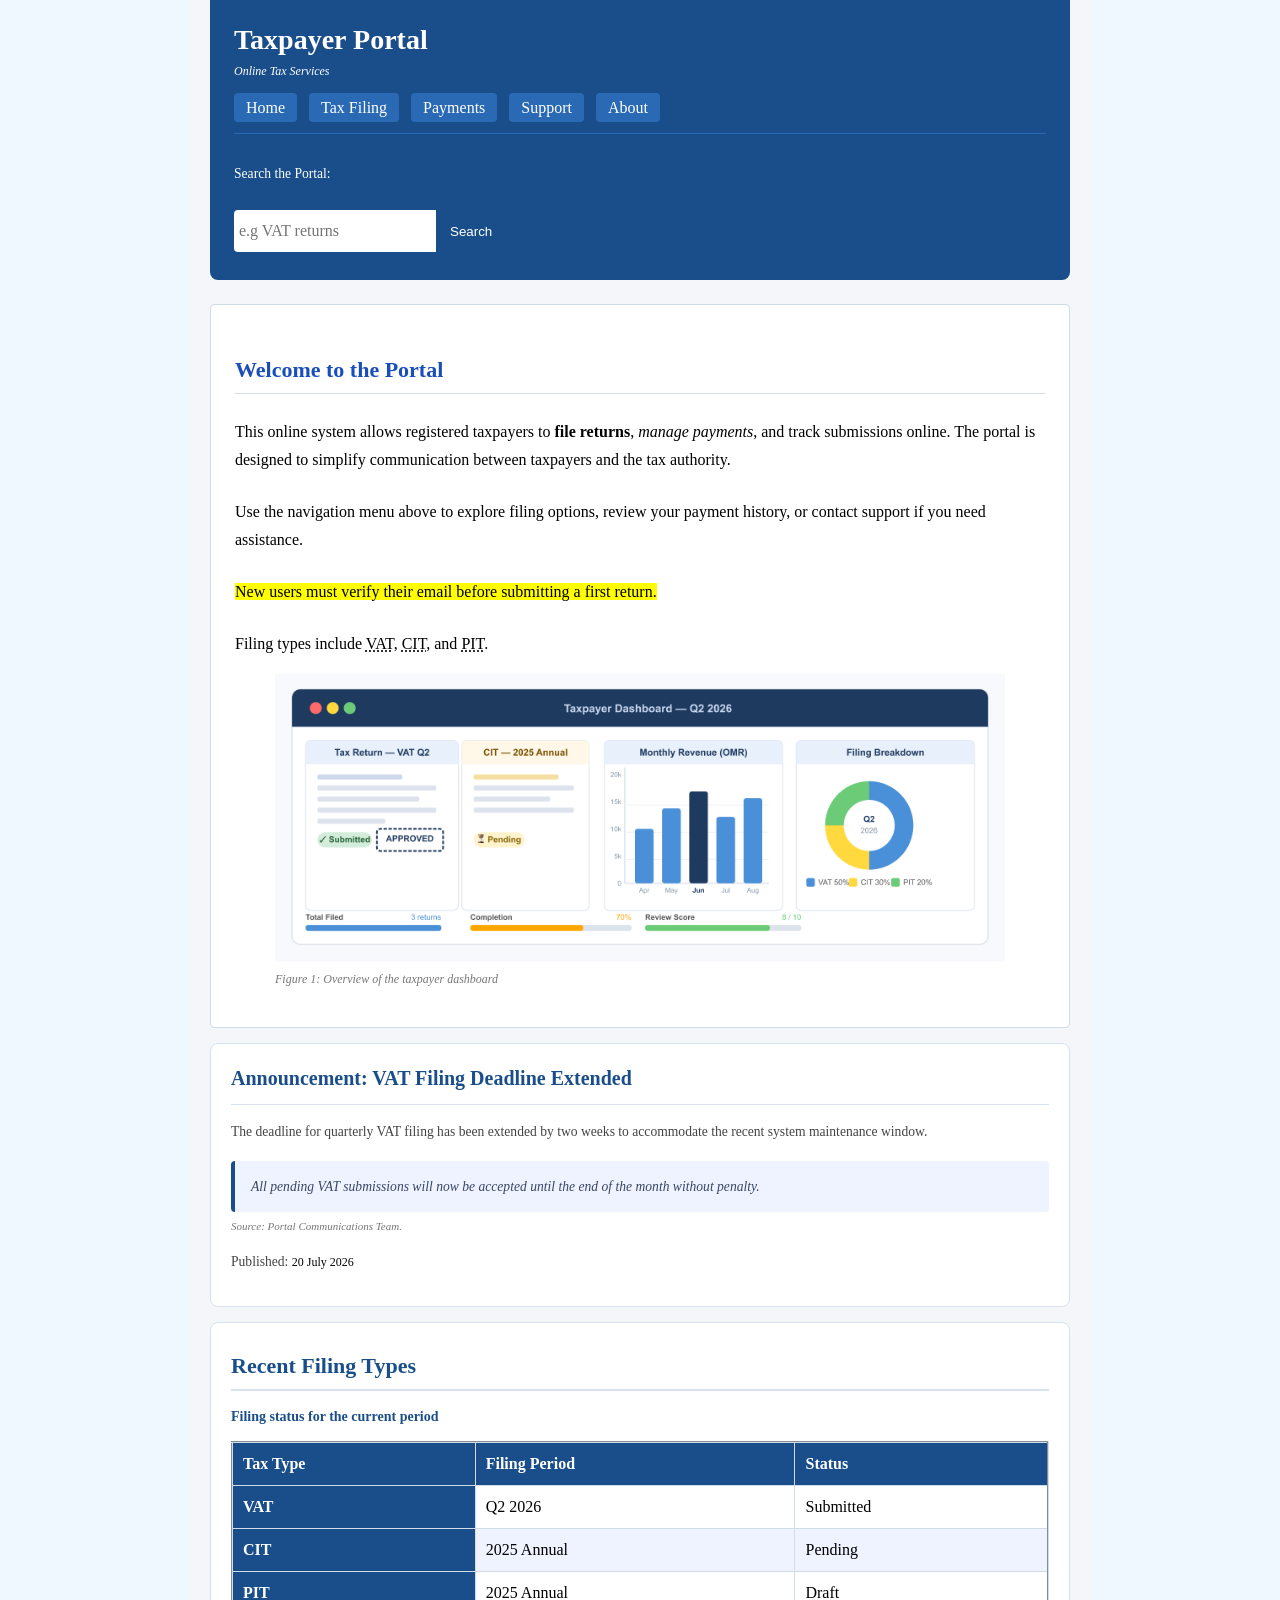
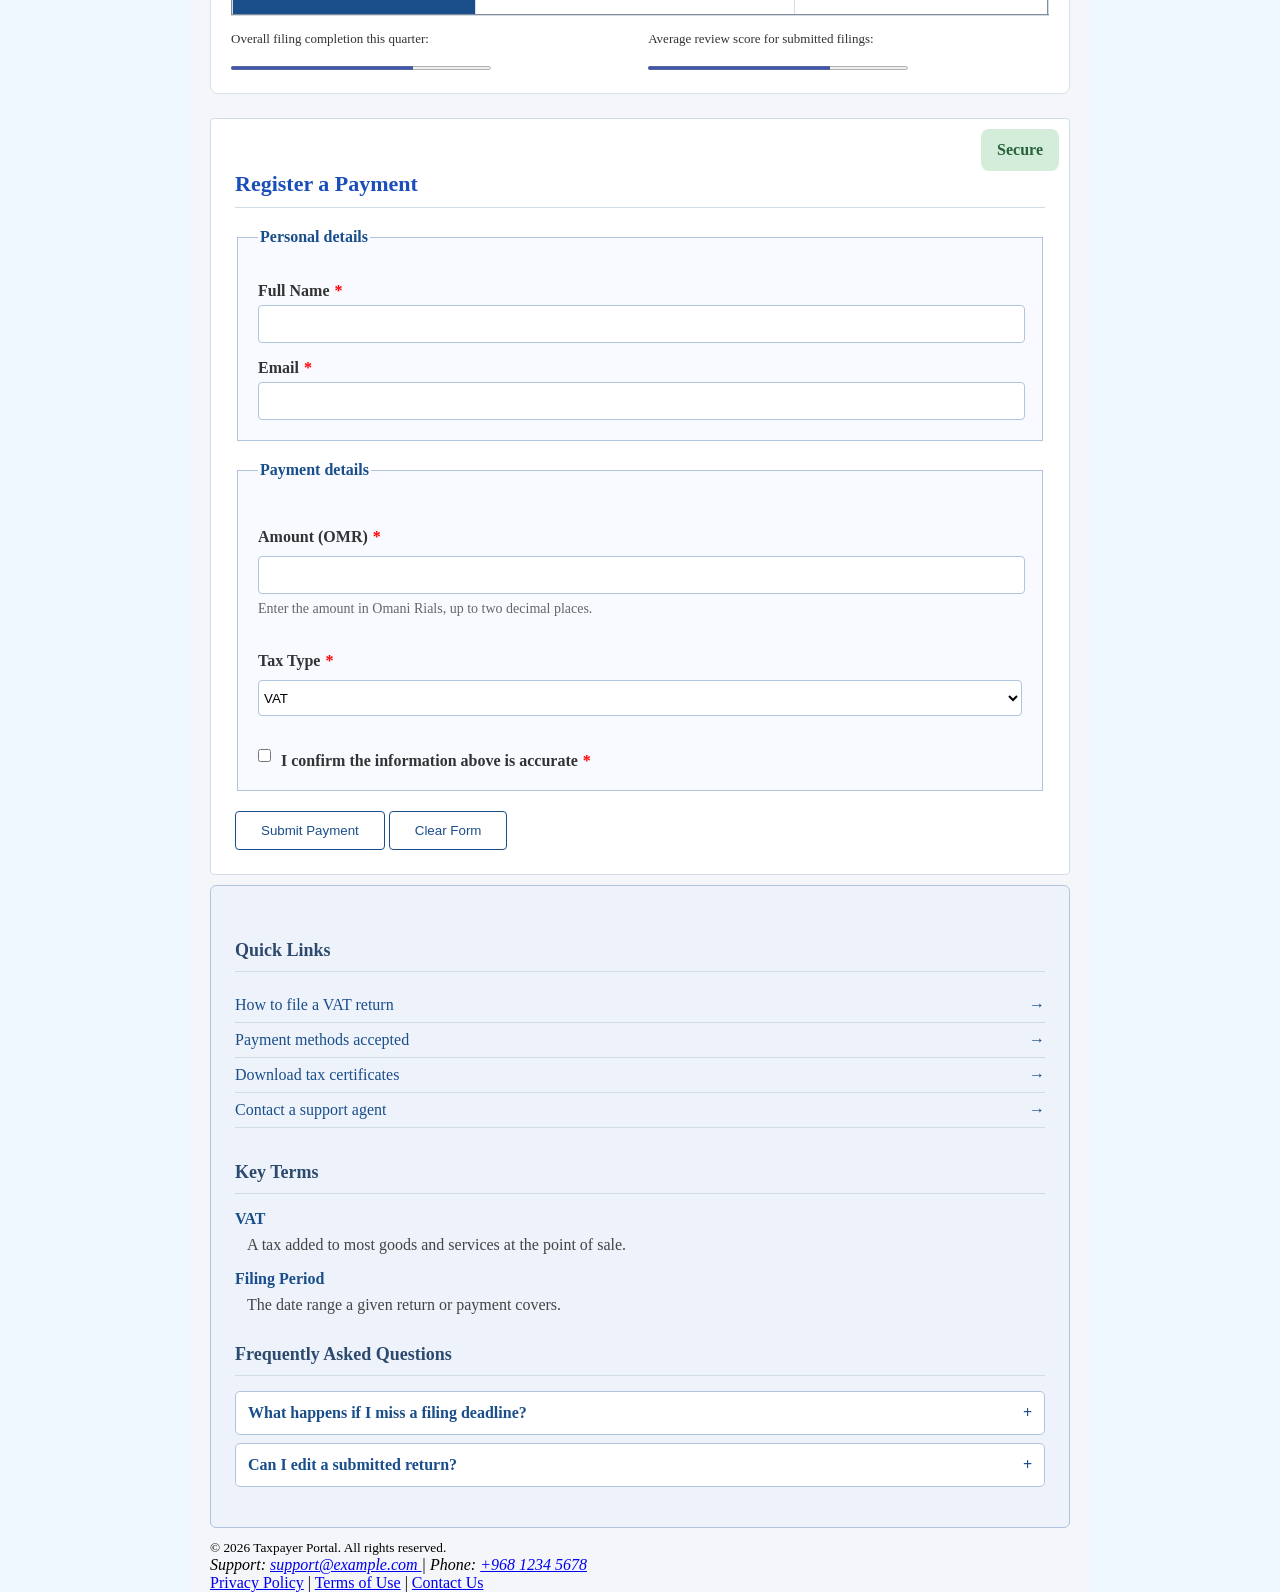
<file: index.html>
<!DOCTYPE html>
<html lang="en">

<head>
    <meta charset="UTF-8">
    <meta name="viewport" content="width=device-width, initial-scale=1.0">
    <title>My HTML Practice</title>

    <link rel="stylesheet" href="css/reset.css">
    <link rel="stylesheet" href="css/theme.css">
    <link rel="stylesheet" href="css/styles.css">
</head>

<body>
    <div class="container">
    <header class="header">
        <h1>Taxpayer Portal</h1>
        <p class="p1"> Online Tax Services </p>
        <nav>
            <a href="Home">Home</a>
            <a href="Tax Filing">Tax Filing</a>
            <a href="Payment">Payments</a>
            <a href="Support">Support</a>
            <a href="About">About</a>
        </nav>
        <div class="line"></div>
        <br>
        <form>
            <label class="search-label" for="search">Search the Portal:</label>
            <div>
                <input class="search-input" type="search" id="search" name="search" placeholder="e.g VAT returns">
                <button type="submit" class="search-btn">Search</button>
            </div>
        </form>
    </header>
    <main class="warapper">
        <section id="home">

            <h2>Welcome to the Portal</h2>

            <p>
                This online system allows registered taxpayers to
                <b>file returns</b>, <i>manage payments</i>, and track submissions
                online. The portal is designed to simplify communication
                between taxpayers and the tax authority.
            </p>

            <p>
                Use the navigation menu above to explore filing options,
                review your payment history, or contact support if you
                need assistance.
            </p>

            <p>
                <mark>New users must verify their email before submitting
                    a first return.</mark>
            </p>

            <p>
                Filing types include
                <abbr title="Value Added Tax">VAT</abbr>,
                <abbr title="Corporate Income Tax">CIT</abbr>, and
                <abbr title="Personal Income Tax">PIT</abbr>.
            </p>

            <figure>
                <img src="Figure.png" alt="Taxpayer dashboard showing filing information" width="700">

                <figcaption>
                    Figure 1: Overview of the taxpayer dashboard
                </figcaption>
            </figure>

        </section>
    </main>
    <article>

        <h2>Announcement: VAT Filing Deadline Extended</h2>

        <p>
            The deadline for quarterly VAT filing has been extended
            by two weeks to accommodate the recent system maintenance
            window.
        </p>

        <figure>
            <blockquote>
                <p>
                    All pending VAT submissions will now be accepted
                    until the end of the month without penalty.
                </p>
            </blockquote>

            <figcaption>
                Source: Portal Communications Team.
            </figcaption>
        </figure>

        <p>
            Published:
            <time datetime="2026-07-20">20 July 2026</time>
        </p>

    </article>
    </footer>
    <section class="filing-section">
        <h2>Recent Filing Types</h2>
        <h4> Filing status for the current period</h4>
        <table border="2" >
            <tr>
                <th>Tax Type</th>
                <th>Filing Period</th>
                <th>Status</th>
            </tr>

            <tr>
                <th>VAT </th>
                <td>Q2 2026</td>
                <td>Submitted</td>
            </tr>
            <tr>
                <th>CIT</th>
                <td>2025 Annual</td>
                <td>Pending</td>
            </tr>
            <tr>
                <th>PIT</th>
                <td>2025 Annual</td>
                <td>Draft</td>
            </tr>
        </table>
         <div class="progress">
            <div>
            <label for="completion">Overall filing completion this quarter:</label>
            <progress id="completion" value="70" max="100">70%</progress>
            </div>

            <div>
            <label for="completion">Average review score for submitted filings:</label>
            <progress id="completion" value="70" max="100">70%</progress>
        </div>
        </div>
    
    </section>
    <section class="register-payment">

        <h2>Register a Payment</h2>
        <div class="payment-secure"> </div>

        <form>
            <fieldset class="register-fieldset">
                <legend>Personal details</legend>

                <div>
                    <label for="fullname">Full Name</label>
                    <input type="text" id="fullname" name="fullname" required>
                </div>

                <div>
                    <label for="email">Email</label>
                    <input type="email" id="email" name="email" required>
                </div>

            </fieldset>

            <fieldset class="register-fieldset">

                <legend>Payment details</legend>

                <p>
                    <label for="amount">Amount (OMR)</label>

                    <input type="number" id="amount" name="amount" min="0" step="0.01" required>

                    <small>
                        Enter the amount in Omani Rials,
                        up to two decimal places.
                    </small>
                </p>

                <p>
                    <label for="tax-type">Tax Type</label>

                    <select id="tax-type" name="tax-type">
                        <option value="vat">VAT</option>
                        <option value="cit">CIT</option>
                        <option value="pit">PIT</option>
                    </select>
                </p>

                 <div class="checkbox-wrapper">
                    <input type="checkbox" id="confirmation" name="confirmation" required>
                    <label for="confirmation"> I confirm the information above is accurate</label>
                 </div>
                    
            </fieldset>
            <div class="btn-wrapper">

            <button type="submit">Submit Payment</button>
            <button type="reset">Clear Form</button>
            </div>

        </form>

    </section>
    <div class="final-info">
    <section>
        <h2>Quick Links</h2>
        <ol>
            <li><a href="#">How to file a VAT return</a></li>
            <li><a href="#">Payment methods accepted</a></li>
            <li><a href="#">Download tax certificates</a></li>
            <li><a href="#">Contact a support agent</a></li>
        </ol>
    </section>

        <section>

            <h2>Key Terms</h2>

            <dl>

                <dt>VAT</dt>
                <dd>
                    A tax added to most goods and services
                    at the point of sale.
                </dd>

                <dt>Filing Period</dt>
                <dd>
                    The date range a given return or payment covers.
                </dd>

            </dl>

        </section>
            <section class="faq">
        <h2>Frequently Asked Questions</h2>

        <details>
            <summary>What happens if I miss a filing deadline?</summary>
            <p>Late submissions may incur a penalty. Contact support if you need an extension.</p>
        </details>

        <details>
            <summary>Can I edit a submitted return?</summary>
            <p>Submitted returns cannot be edited directly, but you can file a correction request.</p>
        </details>

    </section>

</div>
    
        <footer>

            <small>
                © 2026 Taxpayer Portal. All rights reserved.
            </small>

            <address>

                Support:
                <a href="mailto:support@example.com">
                    support@example.com
                </a>

                | Phone:
                <a href="tel:+96812345678">
                    +968 1234 5678
                </a>

            </address>

            <nav>
                <a href="#privacy">Privacy Policy</a> |
                <a href="#terms">Terms of Use</a> |
                <a href="#support">Contact Us</a>
            </nav>

        </footer>
    </div>
</body>

</html>
</file>
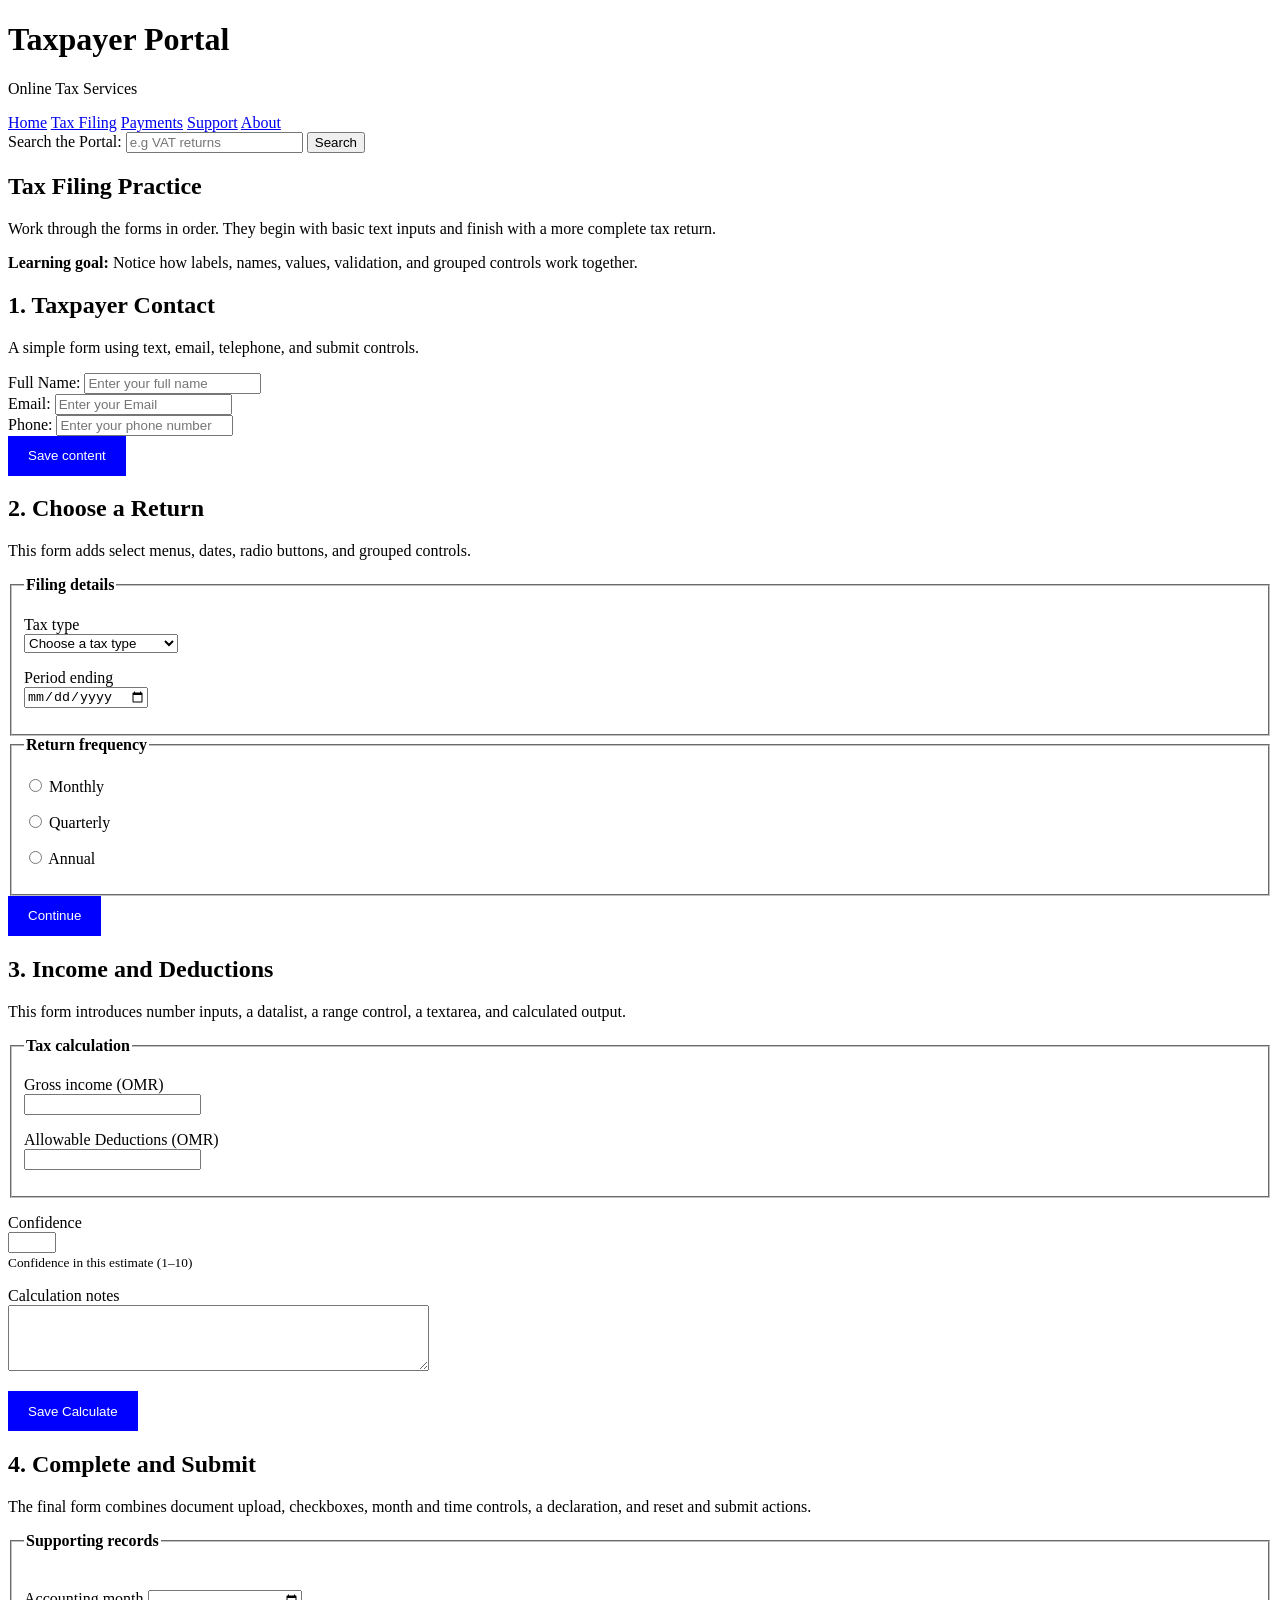
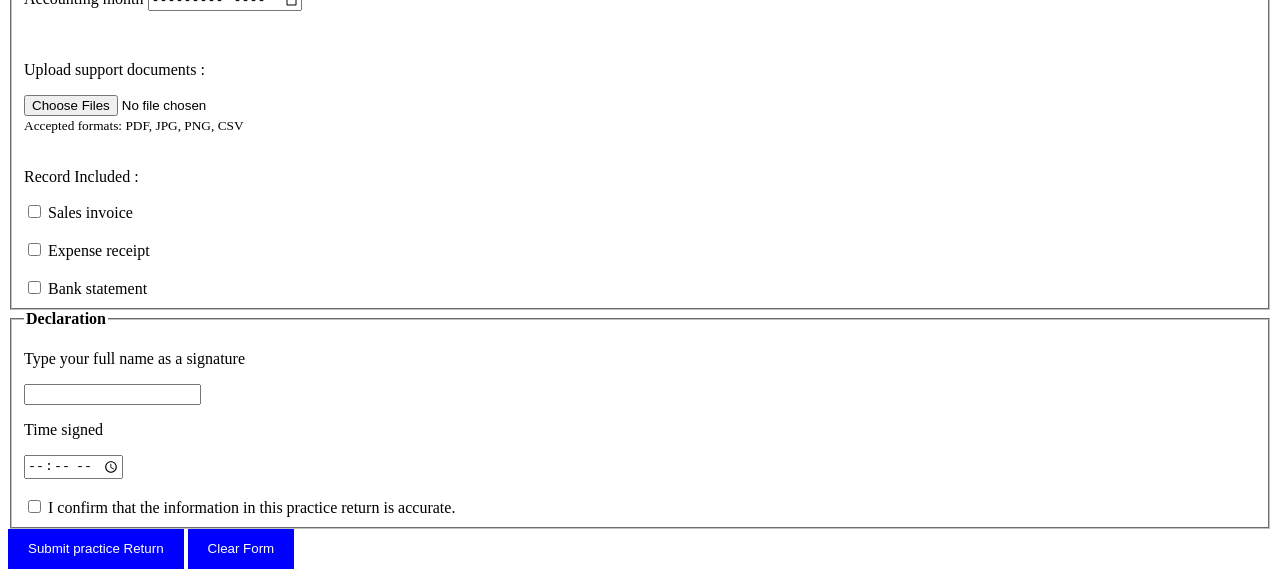
<file: index2.html>
<!DOCTYPE html>
<html lang="en">

<head>
    <meta charset="UTF-8">
    <meta name="viewport" content="width=device-width, initial-scale=1.0">
    <title>My HTML Practice</title>
</head>

<body>

    <header>
        <h1>Taxpayer Portal</h1>
        <p> Online Tax Services </p>
        <nav>
            <a href="Home">Home</a>
            <a href="Tax Filing">Tax Filing</a>
            <a href="Payment">Payments</a>
            <a href="Support">Support</a>
            <a href="About">About</a>
        </nav>
        <form>
            <label for="search">Search the Portal:</label>
            <input type="text" id="search" name="search" placeholder="e.g VAT returns">
            <button type="submit">Search</button>
        </form>
    </header>
    <main>
        <section id="home">
            <h2>Tax Filing Practice</h2>

            <p>
                Work through the forms in order. They begin with
                basic text inputs and finish with a more complete
                tax return.
            </p>

            <p>
                <strong>Learning goal:</strong>
                Notice how labels, names, values, validation,
                and grouped controls work together.
            </p>
        </section>

        <section id="tax-filing">
            <h2>1. Taxpayer Contact</h2>

            <p>
                A simple form using text, email, telephone, and submit controls.
            </p>

            <form>
                <div>
                    <label for="full-name">Full Name:</label>
                    <input type="text" id="full-name" name="full-name" placeholder="Enter your full name" required>
                </div>

                <div>
                    <label for="email">Email:</label>
                    <input type="email" id="email" name="email" placeholder="Enter your Email" required>
                </div>

                <div>
                    <label for="phone">Phone:</label>
                    <input type="tel" id="phone" name="phone" placeholder="Enter your phone number" required>
                </div>

                <button type="submit"
                    style="background-color: blue; border: none; height: 40px; padding: 10px 20px; color: white;">
                    Save content
                </button>
            </form>
        </section>

        <section id="payment">
            <h2>2. Choose a Return</h2>

            <p>
                This form adds select menus, dates,
                radio buttons, and grouped controls.
            </p>

            <form>
                <fieldset>
                    <legend><strong>Filing details</strong></legend>

                    <p>
                        <label for="tax-type">Tax type</label><br>

                        <select id="tax-type" name="tax-type" required>
                            <option value="">Choose a tax type</option>
                            <option value="VAT">VAT</option>
                            <option value="CIT">Corporate Income Tax</option>
                            <option value="PIT">Personal Income Tax</option>
                        </select>
                    </p>

                    <p>
                        <label for="period">Period ending</label><br>
                        <input type="date" id="period" name="period">
                    </p>
                </fieldset>

                <fieldset>
                    <legend><strong>Return frequency</strong></legend>

                    <p>
                        <input type="radio" id="monthly" name="frequency" value="monthly">
                        <label for="monthly">Monthly</label>
                    </p>

                    <p>
                        <input type="radio" id="quarterly" name="frequency" value="quarterly">
                        <label for="quarterly">Quarterly</label>
                    </p>

                    <p>
                        <input type="radio" id="annual" name="frequency" value="annual">
                        <label for="annual">Annual</label>
                    </p>
                </fieldset>

                <button type="submit"
                    style="background-color: blue; border: none; height: 40px; padding: 10px 20px; color: white;">
                    Continue
                </button>
            </form>
        </section>
        <section>
            <h2>3. Income and Deductions </h2>
            <p>
                This form introduces number inputs, a datalist,
                a range control, a textarea, and calculated output.
            </p>
            <form>
                <fieldset>
                    <legend><strong>Tax calculation</strong></legend>
                    <p>
                        <label for="gross-income">Gross income (OMR)</label>
                        <br>
                        <input type="number" id="gross-income" name="gross-income" min="0" step="0.01" required>
                    </p>
                    <p>
                        <label for="Allowable-deductions"> Allowable Deductions (OMR)</label>
                        <br>
                        <input type="number" id="Allowable-deductions" name="Allowable-deductions" min="0" step="0.01"
                            required>
                    </p>
                </fieldset>
                <p>
                    <label for="confedence">Confidence</label>
                    <br>
                    <input type="number" id="confedence" name="confedence" min="1" max="10">
                    <br>
                    <small>Confidence in this estimate (1–10)</small>
                </p>
                <p>
                    <label for="Calculation-notes">Calculation notes</label>
                    <br>
                    <textarea id="Calculation-notes" name="Calculation-notes" rows="4" cols="50"></textarea>
                </p>
                <button type="submit"
                    style="background-color: blue; border: none; height: 40px; padding: 10px 20px; color: white;">
                    Save Calculate
                </button>
            </form>
        </section>
        <section>
            <h2>4. Complete and Submit</h2>
            <p> The final form combines document upload,
                checkboxes, month and time controls, a declaration,
                and reset and submit actions.</p>
            <fieldset>
                <legend><strong>Supporting records</strong></legend>
                <br>
                <p>
                    <label for="Accounting-month">Accounting month</label>
                    <input type="month" id="Accounting-month" name="Accounting-month" required>
                </p>
                <br>
                <p>Upload support documents :</p>
                <input type="file" id="support-documents" name="support-documents" accept=".pdf,.jpg ,.png ,.csv"
                    multiple required>
                <br>
                <small>Accepted formats: PDF, JPG, PNG, CSV</small>
                <br> <br>
                <p>Record Included :</p>
                <input type="checkbox" id="Sales-invoice" name="Sales-invoice" value="Sales-invoice">
                <label for="Sales-invoice">Sales invoice</label><br>
                <br>
                <input type="checkbox" id="Expense-receipt" name="Expense-receipt" value="Expense-receipt">
                <label for="Expense-receipt">Expense receipt</label><br>
                <br>
                <input type="checkbox" id="Bank-statement" name="Bank-statement" value="Bank-statement">
                <label for="Bank-statement">Bank statement</label><br>
            </fieldset>
            <fieldset>
                <legend> <strong> Declaration</strong></legend>
                <p>Type your full name as a signature</p>
                <label for="signature"></label>
                <input type="text" id="signature" name="signature" required>
                <br>
                <p>Time signed</p>
                <label for="time-signed"></label>
                <input type="time" id="time-signed" name="time-signed" required>
                <br> <br>
                <input type="checkbox" id="declaration" name="declaration" required>
                <label for="declaration">I confirm that the information in this practice return is accurate.</label>
            </fieldset>
            <button type="submit"
                style="background-color: blue; border: none; height: 40px; padding: 10px 20px; color: white;">
                Submit practice Return
            </button>
            <button type="reset"
                style="background-color: blue; border: none; height: 40px; padding: 10px 20px; color: white;">
                Clear Form
            </button>


        </section>

    </main>
</body>

</html>
</file>
<file: css/theme.css>
:root {
    --color-primary: #1A4E8A;
    --color-primary-heading: #1A4EBA;
    --color-primary-light: #2A6AB5;
    --color-primary-hover: #2360A5;
    --color-body-bg: aliceblue;
    --color-container-bg: #F4F6F9;
    --color-white: #FFFFFF;
    --color-quote-bg: #EEF3FF;
    --color-table-row: #D0DCE8;
    --color-text: #333333;
    --color-text-dark: #080707;
    --color-text-light: #FFFFFF;
    --color-text-muted: #777777;
    --color-paragraph: #444444;
    --color-quote-text: #394765;
    --color-black: #000000;
    --color-border: #D0DCE8;
    --color-border-light: #D8E2EE;
    --color-progress: #4056B5;
    --color-success: #276139;
    --color-success-bg: #D4EDDA;
    --color-success-hover: #A1ECB3;
    --color-field-bg: #F8FAFF;
    --color-field-border: #B0C4DE;
    --color-focus: #0075FF;
    --color-danger: red;
    --color-muted: #666666;
    --color-section-bg: #EEF3FB;
    --color-section-heading: #2C4A6E;
    --color-link-hover: #007BFF;
    --color-button-hover: #767676;
    
}
</file>
<file: css/styles.css>
body {
    background-color: var(--color-body-bg);
    width: 900px;
    margin: 0 auto;
    font-family: Georgia;

}

img {
    width: 100%;
    height: auto;
    display: block;
}

.header {
    color: var(--color-text-light);
    background-color: var(--color-primary);
    width: 100%;
    height: 320.4765625;
    opacity: 1;
    padding: 24px 24px 16px;
    border-radius: 0 0 8px 8px;
}

.container {
    margin: 0 auto;
    padding: 0 20px;
    max-width: 900px;
    background-color: var(--color-container-bg);
}

h1 {
    margin: 0 0 8px 0;
    padding: 0;
    font-size: 28px;

}

.p1 {
    color: var(--color-text-light);
    font-style: italic;
    font-size: 12px;
    margin: 0 0 15px 0;
}

header nav {
    margin-top: 20px;
}

header nav a {
    margin-right: 8px;
    background-color: var(--color-primary-light);
    color: var(--color-text-light);
    text-decoration: none;
    padding: 6px 12px;
    border-radius: 4px;
}

header a:hover {
    background-color: var(--color-primary-hover);
}

.line {
    margin-top: 16px;
    margin-bottom: 10px;
    height: 1px;
    background-color: var(--color-primary-light);
    font-style: italic;
    color:var(--color-black);
}


.search-input {
    margin-top: 25px;
    padding: 12px 5px;
    border-radius: 4px 0 0 4px;
    background-color: var(--color-white);
}

.search-btn {
    border: none;
    padding: 25px 10px;
    background: none;
    color:  var(--color-text-light);
    cursor: pointer;

}

.search-label {
    font-family: Georgia;
    font-weight: 400;
    font-style: Regular;
    font-size: 13.6px;
    line-height: 23.12px;
    letter-spacing: 0px;
}

input {
    all: unset;
}

section {
    margin-top: 24px;
    background-color: var(--color-white);
    padding: 24px;
    border: 1px solid var(--color-border);
    border-radius: 4px;
}

section h2 {
    color: var(--color-primary-heading);
    font-size: 22px;
    padding: 10px 0;
    border-bottom: 1px solid var(--color-border);

}

section p {
    margin-top: 24px;
    font-size: 16px;
    line-height: 28px;

}

figcaption {
    color: var(--color-text-muted);
    font-size: 12px;
    font-style: italic;
    margin-top: 10px;
    text-align: left;
}

article {
    background-color:var(--color-white);
    width: 100%;
    padding: 20px;
    margin-top: 15px;
    border: 1px solid var(--color-border-light);
    border-radius: 8px;
}

article h2 {
    color: var(--color-primary);
    font-family: Georgia;
    font-weight: 700;
    font-size: 20px;
    margin: 0 0 15px;
    padding-bottom: 12px;
    border-bottom: 1px solid var(--color-border-light);
    line-height: 1.4;
}

article>p {
    color: var(--color-paragraph);
    font-family: Georgia;
    font-size: 13.6px;
    font-weight: 400;
    line-height: 23.12px;
    margin: 12px 0;
}

article figure {
    margin: 18px 0;
}

article blockquote {
    background-color:var(--color-quote-bg);
    border-left: 4px solid var(--color-primary);
    padding: 14px 16px;
    margin: 0;
    border-radius: 4px;
}

article blockquote p {
    color: var(--color-quote-text);
    font-family: Georgia;
    font-size: 13.6px;
    font-weight: 400;
    font-style: italic;
    line-height: 23.12px;
    letter-spacing: 0;
    margin: 0;
}

article figcaption {
    color:  var(--color-text-muted);
    font-family: Georgia;
    font-size: 11px;
    font-style: italic;
    font-weight: 400;
    margin-top: 8px;
}

article time {
    color: var(--color-text-dark);
    font-size: 12px;
    font-style: Georgia;
}

.filing-section {
    background-color: var(--color-white);
    padding: 20px;
    margin-top: 15px;
    border: 1px solid  var(--color-border-light);
    border-radius: 8px;
}

.filing-section h2 {
    color: var(--color-primary);
    font-family: Georgia;
    font-size: 22px;
    margin: 0 0 18px;
    padding-bottom: 10px;
    border-bottom: 2px solid var(--color-border-light);
}

.filing-section h4 {
    color: var(--color-primary);
    font-family: Georgia;
    font-size: 14px;
    margin: 18px 0 10px;
    width: 100%;
}

.filing-section table {
    width: 100%;
    margin-top: 16px;
    border-color:var(--color-border);
    border-collapse: collapse;
}
.filing-section table th {
    border: 1px solid var(--color-border);
    color: var(--color-text-light);
    text-align: left;
    background-color: var(--color-primary);
    padding: 12px 10px; 
}
.filing-section table td {
    border: 1px solid var(--color-border);
    padding: 12px 10px; 
}
.filing-section tr:nth-child(3) {
    background-color:var(--color-quote-bg);
}

.progress {
    margin-top: 15px;
    width: 100%;
    display: flex;
    justify-content: space-between;
}

.progress div {
    width: 49%;
}

.progress label {
    display: block;
    font-family: Georgia;
    font-size: 13px;
    color:var(--color-text);
    margin-bottom: 8px;
}

.progress progress {
    margin-top: 0;
    width: 260px;
    height: 8px;
    accent-color: var(--color-progress);
}
.register-payment{
    position:relative;
}
.payment-secure::after{
    content: 'Secure';
    position:absolute;
    right: 10px;
    top:10px;
    color: var(--color-success);
    font-weight: 700;
    padding: 12px 16px;
    border-radius: 8px;
    background-color: var(--color-success-bg);
}
.register-payment::after{
    font-weight: 700;
    padding:12px 16px;
    border-radius: 14px;
    transition: background-color ease .3s;
}
.register-payment:hover::after{
    background-color: var(--color-success-hover);
}
.register-payment fieldset{
    background-color: var(--color-field-bg);
    margin-top: 20px;
    padding: 20px;
    border:1px solid var(--color-field-border);
}
.register-payment legend{
    color:var(--color-primary);
    font-weight: 700;
}
.register-payment fieldset label{
    color: var(--color-text);
    font-weight: bold;
    margin-top: 16px;
    display: block;
    
}
.register-fieldset input, .register-fieldset select{
    width: 100%;
    margin-top:5px;
    height: 36px;
    border:1px solid var(--color-field-border);
    border-radius: 4px;
    padding-left: 1px;
    background-color: var(--color-white);
}
.register-fieldset input:focus-visible, .register-fieldset select:focus-visible {
    border-color: var(--color-focus);
    border-width: 2px;
    outline: none;
}
.register-payment fieldset label::after{
    content: '*';
    color:var(--color-danger);
    padding-left: 5px;
}
.register-payment small{
    color: var(--color-muted);
    font-size: 14px;
}
.register-payment button:disabled {
    opacity: 0.5;
    cursor: not-allowed;
}
.checkbox-wrapper {
    display: flex;
    align-items: center;
    gap: 10px;
    margin-top: 20px;
}

.checkbox-wrapper label {
    font-size: 16px;
}

.checkbox-wrapper input {
    width: 13px;
    height: 13px;
    appearance: auto;
    opacity: 1;
    border-radius: 2px;
    border: 1px solid;
}
.checkbox-wrapper input:checked {
    accent-color: var(--color-primary);
}
.register-payment button{
    border: 1px solid var(--color-primary);
    padding: 11px 25px;
    color:var(--color-primary);
    background-color:transparent;
    border-radius: 4px;
}
.register-payment button:hover{
    background-color: var(--color-button-hover);
    color: var(--color-text-light);
}
.btn-wrapper{
    margin-top: 20px;
}
.final-info {
    background-color: var(--color-section-bg);
    border: 1px solid var(--color-field-border);
    padding: 20px 24px;
    border-radius: 6px;
    margin-top: 10px;
    margin-bottom: 10px;
}
.final-info section {
    background: transparent;
    border: none;
    padding: 0;
    margin-bottom: 20px;
}

.final-info h2 {
    color: var(--color-section-heading);
    font-size: 18px;
}

.final-info ol {
    list-style: none;
    padding: 0;
}

.final-info li {
    border-bottom: 1px solid var(--color-border);
}

.final-info a {
    width: 100%;
    display: block;
    position: relative;
    color:  var(--color-primary);
    text-decoration: none;
    padding: 8px 16px 8px 0;
}

.final-info a::after {
    content: '→';
    position: absolute;
    right: 0;
}

.final-info a:hover {
    color: var(--color-link-hover);
    text-decoration: underline;
}

.final-info dt {
    color: var(--color-primary);
    font-weight: bold;
    margin-top: 16px;
}

.final-info dd {
    margin: 8px 0 16px 12px;
    color:  var(--color-paragraph);
}

.faq {
    margin-top: 20px;
}

.faq details {
    background-color: var(--color-white);
    border: 1px solid var(--color-field-border);
    border-radius: 5px;
    margin-top: 8px;
}

.faq summary {
    color: var(--color-primary);
    font-weight: bold;
    padding: 12px;
    cursor: pointer;
    list-style: none;
    position: relative;
}

.faq summary::after {
    content: '+';
    position: absolute;
    right: 12px;
    top: 50%;
    transform: translateY(-50%);
}
.faq details:hover {
    border-color: var(--color-primary);
    background-color: var(--color-field-bg);
}

.faq details[open] summary::after {
    content: '−';
}

.faq details p {
    padding: 0 12px 12px;
    margin: 0;
    color: var(--color-paragraph);
}
</file>
